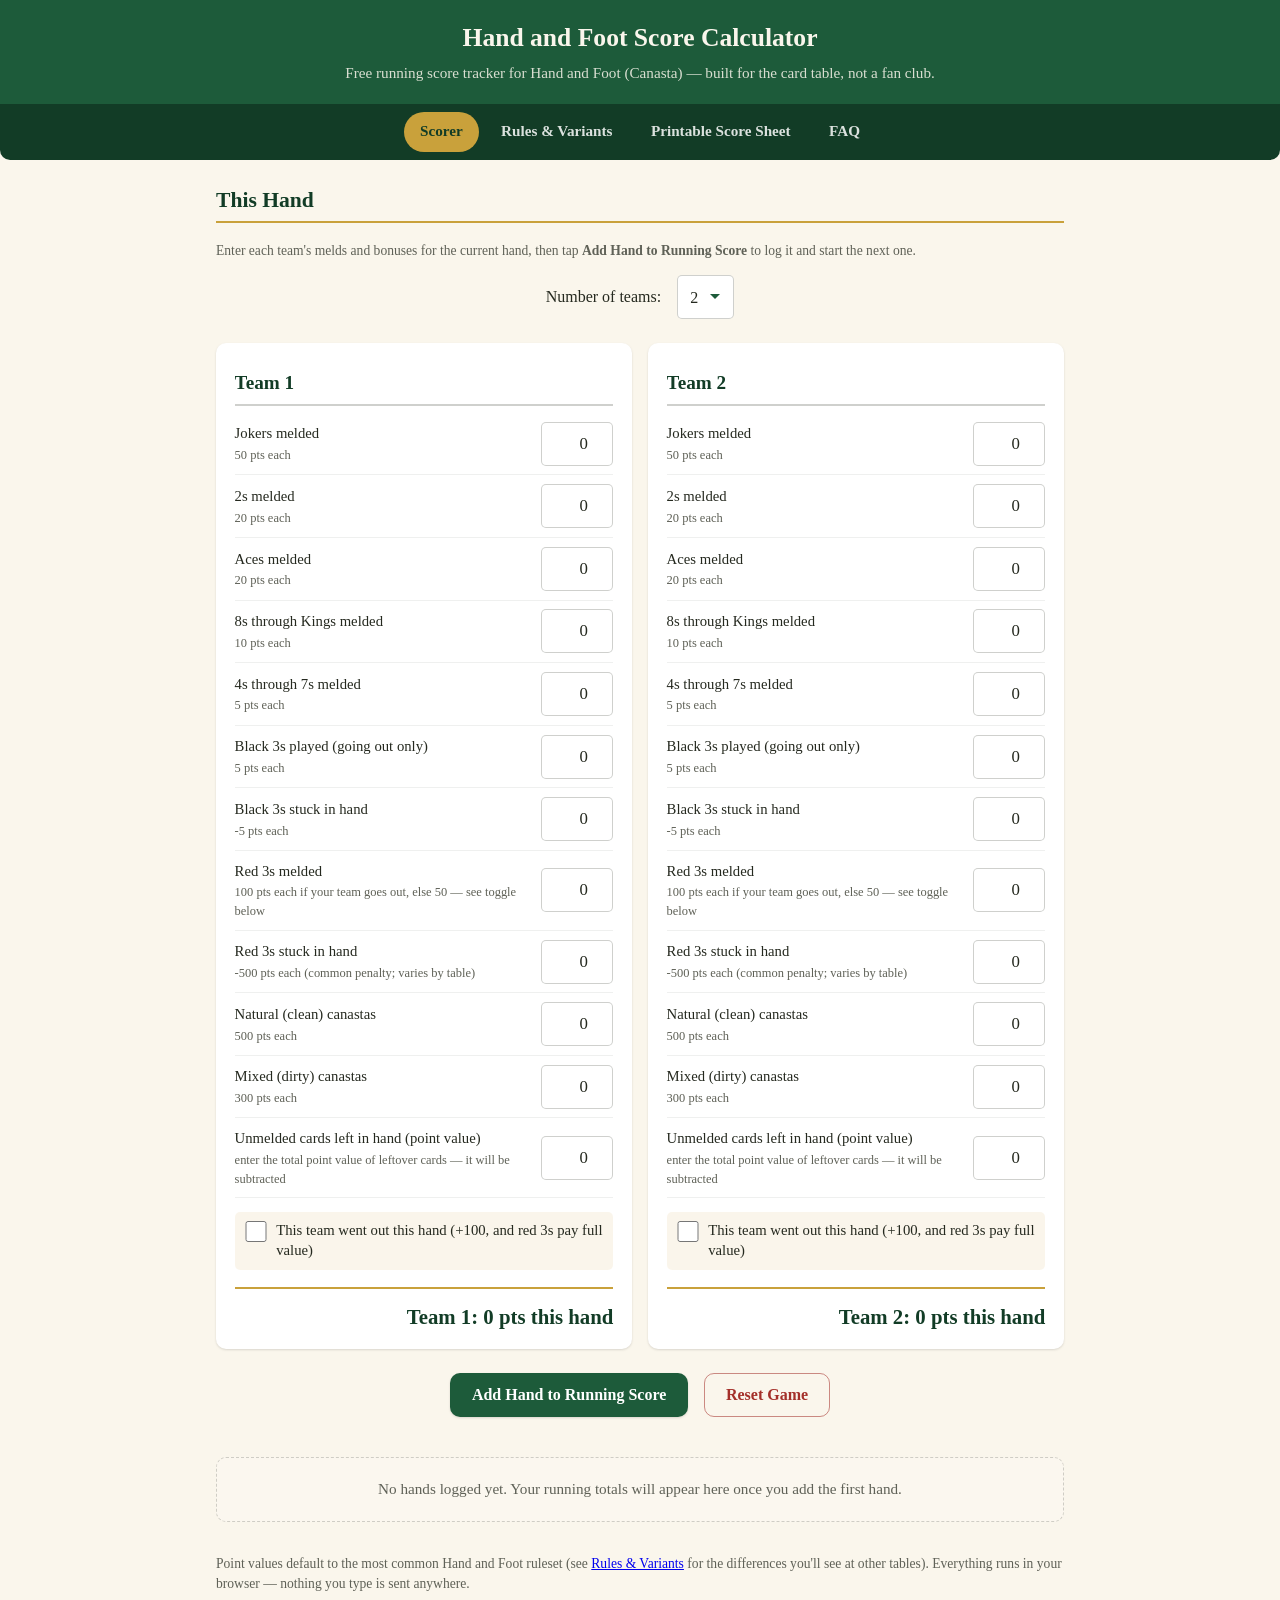
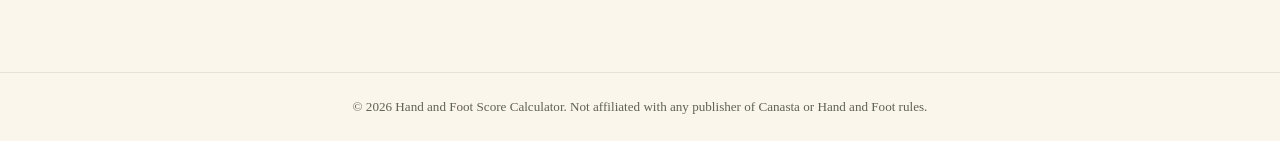
<file: index.html>
<!doctype html>
<html lang="en">
<head>
<meta charset="utf-8">
<meta name="viewport" content="width=device-width, initial-scale=1">
<title>Hand and Foot Score Calculator — Free Online Canasta Scorer</title>
<meta name="description" content="Free Hand and Foot (Canasta) score calculator. Track melds, red threes, going-out bonus, and canasta bonuses for every hand, with running totals and a printable score sheet.">
<meta property="og:type" content="website">
<meta property="og:url" content="https://tonatihuai2026.github.io/hand-and-foot-canasta-scorer/index.html">
<meta property="og:title" content="Hand and Foot Score Calculator — Free Online Canasta Scorer">
<meta property="og:description" content="Free Hand and Foot (Canasta) score calculator. Track melds, red threes, going-out bonus, and canasta bonuses for every hand, with running totals and a printable score sheet.">
<meta name="twitter:card" content="summary">
<meta name="google-site-verification" content="00EPOl2j6lxPJyEcT6muK9ndbSertQc6TBF4gq02QoQ" />
<meta name="google-site-verification" content="vcQAwsOMbG5UuDanWVq7T7KQQGwqCF837cfBN2HMVBc" />
<meta name="google-adsense-account" content="ca-pub-8781477226668093">
<script async src="https://pagead2.googlesyndication.com/pagead/js/adsbygoogle.js?client=ca-pub-8781477226668093" crossorigin="anonymous"></script>
<script type="application/ld+json">
{
  "@context": "https://schema.org",
  "@type": "WebApplication",
  "name": "Hand and Foot Score Calculator",
  "url": "https://tonatihuai2026.github.io/hand-and-foot-canasta-scorer/",
  "applicationCategory": "GameApplication",
  "operatingSystem": "Any (runs in browser)",
  "description": "Free Hand and Foot (Canasta) score calculator. Track melds, red threes, going-out bonus, and canasta bonuses for every hand, with running totals and a printable score sheet.",
  "offers": {
    "@type": "Offer",
    "price": "0",
    "priceCurrency": "USD"
  }
}
</script>
<link rel="stylesheet" href="styles.css">
<!-- Cloudflare Web Analytics --><script defer src="https://static.cloudflareinsights.com/beacon.min.js" data-cf-beacon='{"token": "37e136ad11054bb6b59179378878a5d6"}'></script><!-- End Cloudflare Web Analytics -->
</head>
<body>
<header>
  <h1>Hand and Foot Score Calculator</h1>
  <p>Free running score tracker for Hand and Foot (Canasta) — built for the card table, not a fan club.</p>
</header>
<nav>
  <a href="index.html" class="active">Scorer</a>
  <a href="rules.html">Rules &amp; Variants</a>
  <a href="score-sheet.html">Printable Score Sheet</a>
  <a href="faq.html">FAQ</a>
</nav>
<main>
  <h2>This Hand</h2>
  <p class="note no-print" style="margin-top:.4rem;">
    Enter each team's melds and bonuses for the current hand, then tap
    <strong>Add Hand to Running Score</strong> to log it and start the next one.
  </p>
  <div class="round-controls no-print" style="margin-top:.75rem;">
    <label for="teamCount" style="align-self:center;">Number of teams:</label>
    <select id="teamCount">
      <option value="2">2</option>
      <option value="3">3</option>
      <option value="4">4</option>
    </select>
  </div>
  <div class="teams" id="teams"></div>

  <div class="round-controls">
    <button id="addRound">Add Hand to Running Score</button>
    <button class="danger" id="resetAll">Reset Game</button>
  </div>

  <h2 id="historyHeading" style="display:none;">Running Score</h2>
  <table class="history no-print" id="historyTable" style="display:none;">
    <thead><tr id="historyHead"></tr></thead>
    <tbody id="historyBody"></tbody>
  </table>
  <div class="grand-totals" id="grandTotals"></div>
  <p class="empty-state no-print" id="historyEmpty">
    No hands logged yet. Your running totals will appear here once you add the first hand.
  </p>

  <p class="note no-print" style="margin-top:2rem;">
    Point values default to the most common Hand and Foot ruleset (see
    <a href="rules.html">Rules &amp; Variants</a> for the differences you'll see at other
    tables). Everything runs in your browser — nothing you type is sent anywhere.
  </p>
</main>
<footer>
  &copy; 2026 Hand and Foot Score Calculator. Not affiliated with any publisher of Canasta or Hand and Foot rules.
</footer>
<script src="scorer.js"></script>
</body>
</html>
</file>
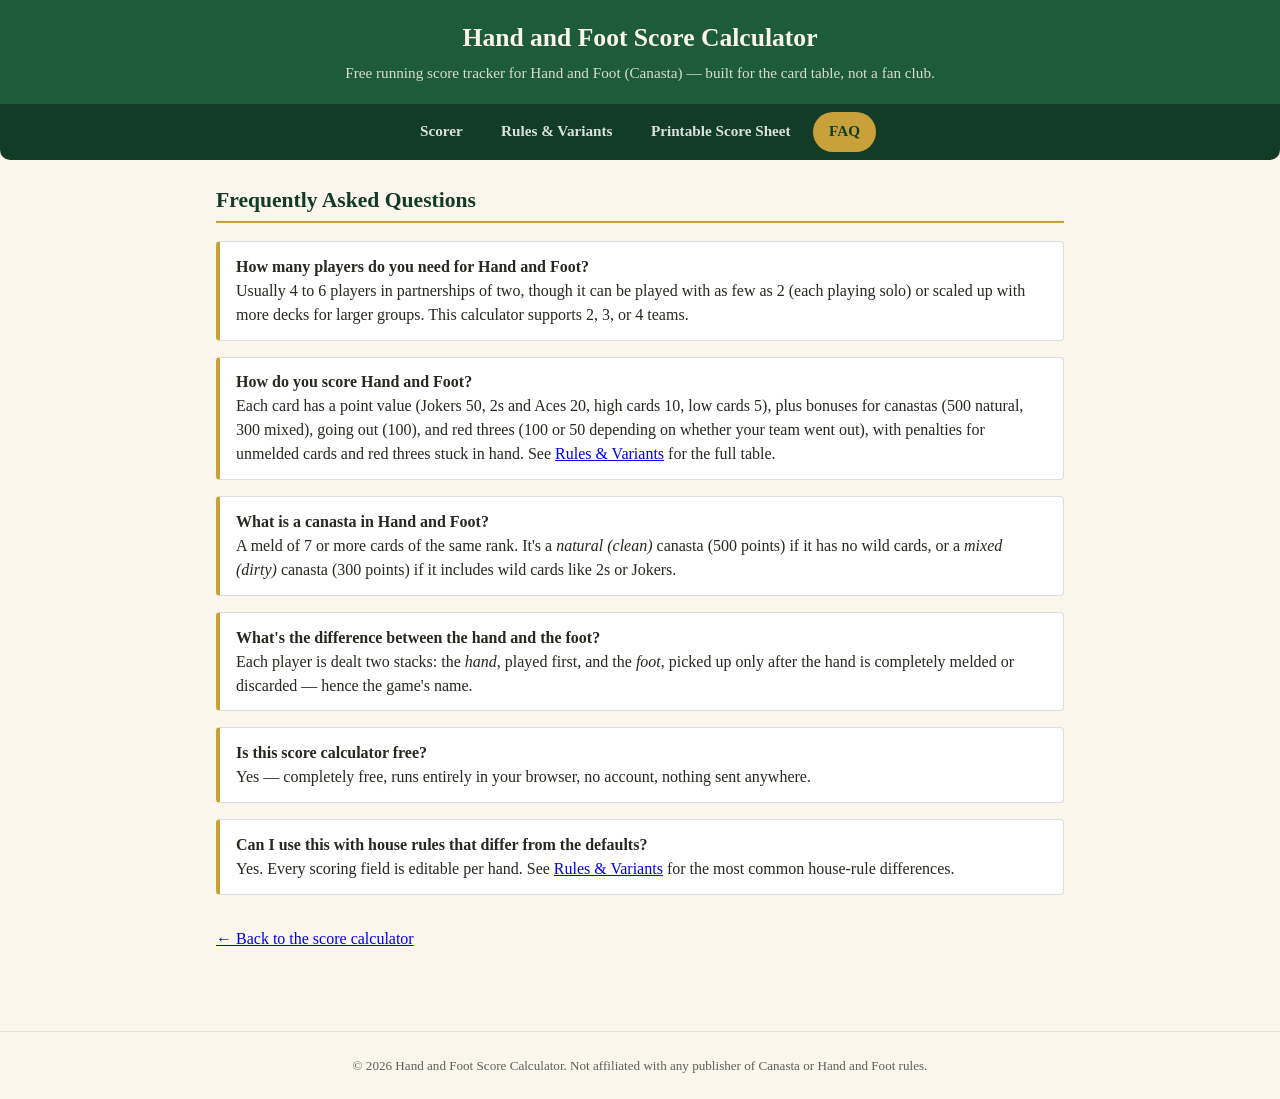
<file: faq.html>
<!doctype html>
<html lang="en">
<head>
<meta charset="utf-8">
<meta name="viewport" content="width=device-width, initial-scale=1">
<title>Hand and Foot FAQ — Players, Scoring, and Common Questions</title>
<meta name="description" content="Answers to common Hand and Foot (Canasta) questions: how many players, how scoring works, what a canasta is, and how to use the free score calculator.">
<meta property="og:type" content="website">
<meta property="og:url" content="https://tonatihuai2026.github.io/hand-and-foot-canasta-scorer/faq.html">
<meta property="og:title" content="Hand and Foot FAQ — Players, Scoring, and Common Questions">
<meta property="og:description" content="Answers to common Hand and Foot (Canasta) questions: how many players, how scoring works, what a canasta is, and how to use the free score calculator.">
<meta name="twitter:card" content="summary">
<meta name="google-adsense-account" content="ca-pub-8781477226668093">
<script async src="https://pagead2.googlesyndication.com/pagead/js/adsbygoogle.js?client=ca-pub-8781477226668093" crossorigin="anonymous"></script>
<script type="application/ld+json">
{
  "@context": "https://schema.org",
  "@type": "FAQPage",
  "mainEntity": [
    {
      "@type": "Question",
      "name": "How many players do you need for Hand and Foot?",
      "acceptedAnswer": {
        "@type": "Answer",
        "text": "Hand and Foot is usually played with 4 to 6 players in partnerships of two, though it can be played with as few as 2 players (each playing alone) or scaled up with more decks for larger groups. This calculator supports 2, 3, or 4 teams."
      }
    },
    {
      "@type": "Question",
      "name": "How do you score Hand and Foot?",
      "acceptedAnswer": {
        "@type": "Answer",
        "text": "Each card has a point value (Jokers 50, 2s and Aces 20, high cards 10, low cards 5), plus bonuses for canastas (500 natural, 300 mixed), going out (100), and red threes (100 or 50 depending on whether your team went out), with penalties for unmelded cards and red threes stuck in hand. See the Rules & Variants page for the full table."
      }
    },
    {
      "@type": "Question",
      "name": "What is a canasta in Hand and Foot?",
      "acceptedAnswer": {
        "@type": "Answer",
        "text": "A canasta is a meld of 7 or more cards of the same rank. It's called natural (or clean) if it has no wild cards, worth 500 points, or mixed (dirty) if it includes wild cards like 2s or Jokers, worth 300 points."
      }
    },
    {
      "@type": "Question",
      "name": "What's the difference between the hand and the foot?",
      "acceptedAnswer": {
        "@type": "Answer",
        "text": "Each player is dealt two stacks of cards: the hand, played first, and the foot, which is picked up only after the hand is completely melded or discarded. This is what gives the game its name."
      }
    },
    {
      "@type": "Question",
      "name": "Is this score calculator free?",
      "acceptedAnswer": {
        "@type": "Answer",
        "text": "Yes, the Hand and Foot Score Calculator is completely free to use, runs entirely in your browser, and doesn't require an account or any data to be sent anywhere."
      }
    },
    {
      "@type": "Question",
      "name": "Can I use this calculator with house rules that differ from the defaults?",
      "acceptedAnswer": {
        "@type": "Answer",
        "text": "Yes. Every scoring field is editable per hand, so you can adjust point values to match whatever house rules your table uses. See the Rules & Variants page for the most common variations."
      }
    }
  ]
}
</script>
<link rel="stylesheet" href="styles.css">
<!-- Cloudflare Web Analytics --><script defer src="https://static.cloudflareinsights.com/beacon.min.js" data-cf-beacon='{"token": "37e136ad11054bb6b59179378878a5d6"}'></script><!-- End Cloudflare Web Analytics -->
</head>
<body>
<header>
  <h1>Hand and Foot Score Calculator</h1>
  <p>Free running score tracker for Hand and Foot (Canasta) — built for the card table, not a fan club.</p>
</header>
<nav>
  <a href="index.html">Scorer</a>
  <a href="rules.html">Rules &amp; Variants</a>
  <a href="score-sheet.html">Printable Score Sheet</a>
  <a href="faq.html" class="active">FAQ</a>
</nav>
<main>
  <h2>Frequently Asked Questions</h2>

  <div class="variant-card">
    <strong>How many players do you need for Hand and Foot?</strong><br>
    Usually 4 to 6 players in partnerships of two, though it can be played with as few as
    2 (each playing solo) or scaled up with more decks for larger groups. This calculator
    supports 2, 3, or 4 teams.
  </div>

  <div class="variant-card">
    <strong>How do you score Hand and Foot?</strong><br>
    Each card has a point value (Jokers 50, 2s and Aces 20, high cards 10, low cards 5),
    plus bonuses for canastas (500 natural, 300 mixed), going out (100), and red threes
    (100 or 50 depending on whether your team went out), with penalties for unmelded
    cards and red threes stuck in hand. See <a href="rules.html">Rules &amp; Variants</a>
    for the full table.
  </div>

  <div class="variant-card">
    <strong>What is a canasta in Hand and Foot?</strong><br>
    A meld of 7 or more cards of the same rank. It's a <em>natural (clean)</em> canasta
    (500 points) if it has no wild cards, or a <em>mixed (dirty)</em> canasta (300 points)
    if it includes wild cards like 2s or Jokers.
  </div>

  <div class="variant-card">
    <strong>What's the difference between the hand and the foot?</strong><br>
    Each player is dealt two stacks: the <em>hand</em>, played first, and the
    <em>foot</em>, picked up only after the hand is completely melded or discarded —
    hence the game's name.
  </div>

  <div class="variant-card">
    <strong>Is this score calculator free?</strong><br>
    Yes — completely free, runs entirely in your browser, no account, nothing sent
    anywhere.
  </div>

  <div class="variant-card">
    <strong>Can I use this with house rules that differ from the defaults?</strong><br>
    Yes. Every scoring field is editable per hand. See
    <a href="rules.html">Rules &amp; Variants</a> for the most common house-rule
    differences.
  </div>

  <p style="margin-top:2rem;"><a href="index.html">&larr; Back to the score calculator</a></p>
</main>
<footer>
  &copy; 2026 Hand and Foot Score Calculator. Not affiliated with any publisher of Canasta or Hand and Foot rules.
</footer>
</body>
</html>
</file>
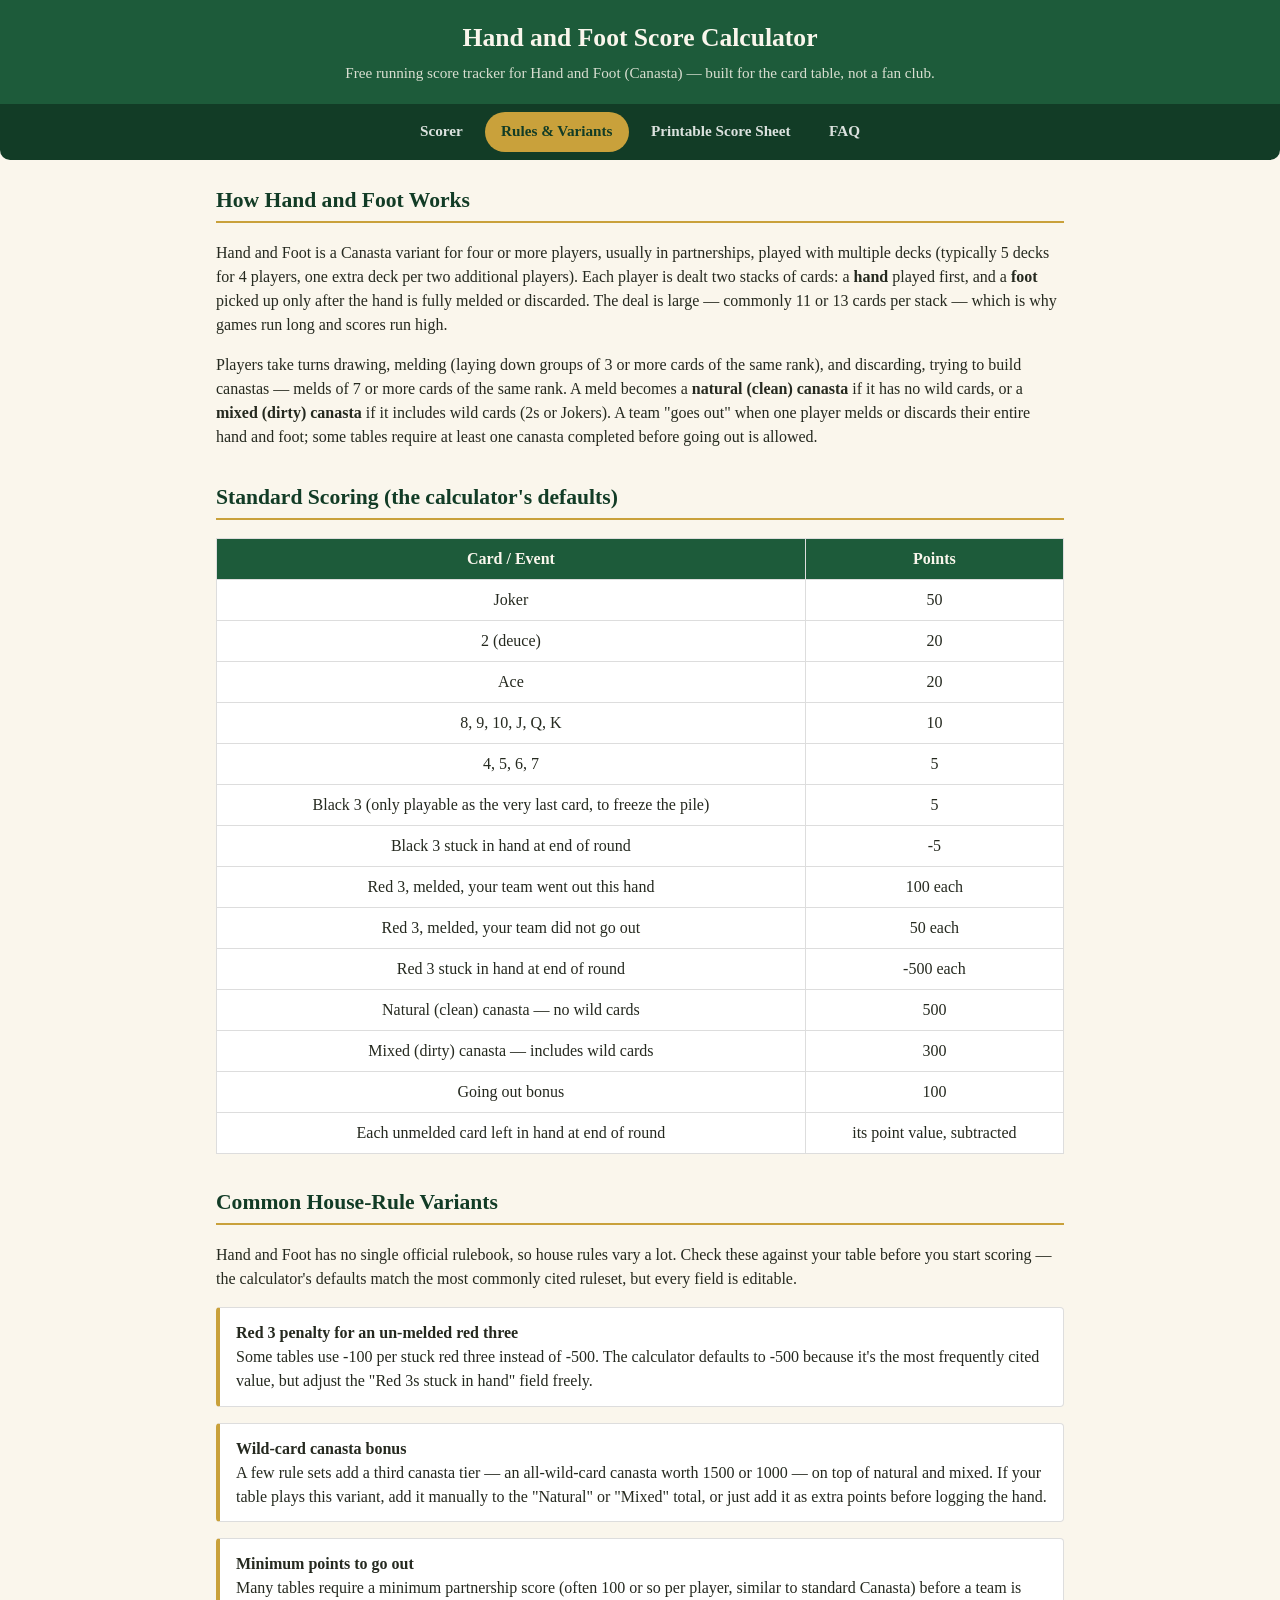
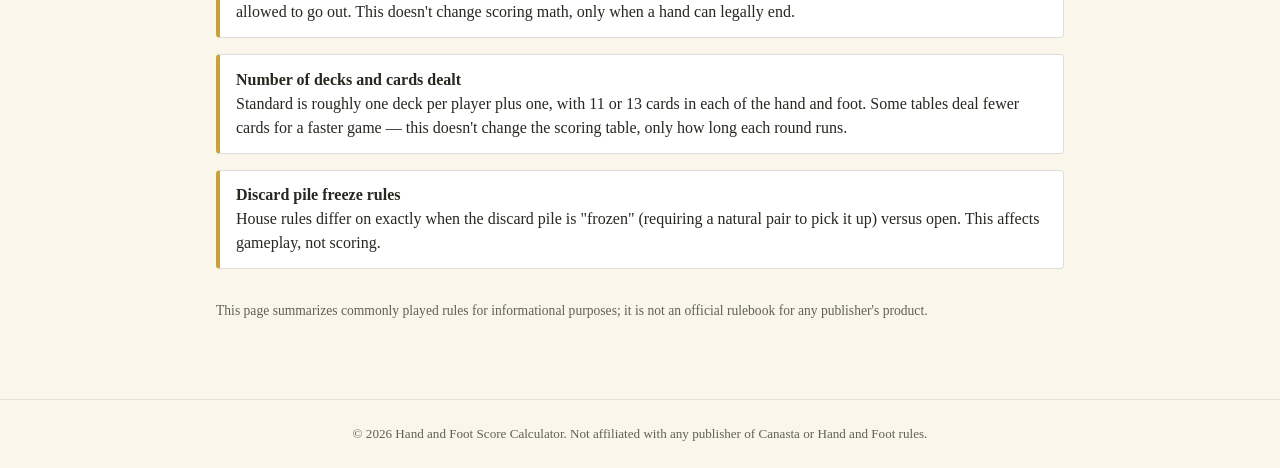
<file: rules.html>
<!doctype html>
<html lang="en">
<head>
<meta charset="utf-8">
<meta name="viewport" content="width=device-width, initial-scale=1">
<title>Hand and Foot Rules &amp; Common House-Rule Variants</title>
<meta name="description" content="Hand and Foot (Canasta) rules explained: dealing, melding, going out, scoring, and the most common house-rule variants you'll find at different tables.">
<meta property="og:type" content="website">
<meta property="og:url" content="https://tonatihuai2026.github.io/hand-and-foot-canasta-scorer/rules.html">
<meta property="og:title" content="Hand and Foot Rules &amp; Common House-Rule Variants">
<meta property="og:description" content="Hand and Foot (Canasta) rules explained: dealing, melding, going out, scoring, and the most common house-rule variants you'll find at different tables.">
<meta name="twitter:card" content="summary">
<meta name="google-adsense-account" content="ca-pub-8781477226668093">
<script async src="https://pagead2.googlesyndication.com/pagead/js/adsbygoogle.js?client=ca-pub-8781477226668093" crossorigin="anonymous"></script>
<link rel="stylesheet" href="styles.css">
<!-- Cloudflare Web Analytics --><script defer src="https://static.cloudflareinsights.com/beacon.min.js" data-cf-beacon='{"token": "37e136ad11054bb6b59179378878a5d6"}'></script><!-- End Cloudflare Web Analytics -->
</head>
<body>
<header>
  <h1>Hand and Foot Score Calculator</h1>
  <p>Free running score tracker for Hand and Foot (Canasta) — built for the card table, not a fan club.</p>
</header>
<nav>
  <a href="index.html">Scorer</a>
  <a href="rules.html" class="active">Rules &amp; Variants</a>
  <a href="score-sheet.html">Printable Score Sheet</a>
  <a href="faq.html">FAQ</a>
</nav>
<main>
  <h2>How Hand and Foot Works</h2>
  <p>
    Hand and Foot is a Canasta variant for four or more players, usually in partnerships,
    played with multiple decks (typically 5 decks for 4 players, one extra deck per two
    additional players). Each player is dealt two stacks of cards: a <strong>hand</strong>
    played first, and a <strong>foot</strong> picked up only after the hand is fully melded
    or discarded. The deal is large — commonly 11 or 13 cards per stack — which is why
    games run long and scores run high.
  </p>
  <p>
    Players take turns drawing, melding (laying down groups of 3 or more cards of the same
    rank), and discarding, trying to build canastas — melds of 7 or more cards of the same
    rank. A meld becomes a <strong>natural (clean) canasta</strong> if it has no wild cards,
    or a <strong>mixed (dirty) canasta</strong> if it includes wild cards (2s or Jokers).
    A team "goes out" when one player melds or discards their entire hand and foot; some
    tables require at least one canasta completed before going out is allowed.
  </p>

  <h2>Standard Scoring (the calculator's defaults)</h2>
  <table class="history">
    <thead><tr><th>Card / Event</th><th>Points</th></tr></thead>
    <tbody>
      <tr><td>Joker</td><td>50</td></tr>
      <tr><td>2 (deuce)</td><td>20</td></tr>
      <tr><td>Ace</td><td>20</td></tr>
      <tr><td>8, 9, 10, J, Q, K</td><td>10</td></tr>
      <tr><td>4, 5, 6, 7</td><td>5</td></tr>
      <tr><td>Black 3 (only playable as the very last card, to freeze the pile)</td><td>5</td></tr>
      <tr><td>Black 3 stuck in hand at end of round</td><td>-5</td></tr>
      <tr><td>Red 3, melded, your team went out this hand</td><td>100 each</td></tr>
      <tr><td>Red 3, melded, your team did not go out</td><td>50 each</td></tr>
      <tr><td>Red 3 stuck in hand at end of round</td><td>-500 each</td></tr>
      <tr><td>Natural (clean) canasta — no wild cards</td><td>500</td></tr>
      <tr><td>Mixed (dirty) canasta — includes wild cards</td><td>300</td></tr>
      <tr><td>Going out bonus</td><td>100</td></tr>
      <tr><td>Each unmelded card left in hand at end of round</td><td>its point value, subtracted</td></tr>
    </tbody>
  </table>

  <h2>Common House-Rule Variants</h2>
  <p>Hand and Foot has no single official rulebook, so house rules vary a lot. Check these
  against your table before you start scoring — the calculator's defaults match the most
  commonly cited ruleset, but every field is editable.</p>

  <div class="variant-card">
    <strong>Red 3 penalty for an un-melded red three</strong><br>
    Some tables use -100 per stuck red three instead of -500. The calculator defaults to
    -500 because it's the most frequently cited value, but adjust the "Red 3s stuck in
    hand" field freely.
  </div>
  <div class="variant-card">
    <strong>Wild-card canasta bonus</strong><br>
    A few rule sets add a third canasta tier — an all-wild-card canasta worth 1500 or
    1000 — on top of natural and mixed. If your table plays this variant, add it manually
    to the "Natural" or "Mixed" total, or just add it as extra points before logging the
    hand.
  </div>
  <div class="variant-card">
    <strong>Minimum points to go out</strong><br>
    Many tables require a minimum partnership score (often 100 or so per player, similar
    to standard Canasta) before a team is allowed to go out. This doesn't change scoring
    math, only when a hand can legally end.
  </div>
  <div class="variant-card">
    <strong>Number of decks and cards dealt</strong><br>
    Standard is roughly one deck per player plus one, with 11 or 13 cards in each of the
    hand and foot. Some tables deal fewer cards for a faster game — this doesn't change
    the scoring table, only how long each round runs.
  </div>
  <div class="variant-card">
    <strong>Discard pile freeze rules</strong><br>
    House rules differ on exactly when the discard pile is "frozen" (requiring a natural
    pair to pick it up) versus open. This affects gameplay, not scoring.
  </div>

  <p class="note" style="margin-top:2rem;">
    This page summarizes commonly played rules for informational purposes; it is not an
    official rulebook for any publisher's product.
  </p>
</main>
<footer>
  &copy; 2026 Hand and Foot Score Calculator. Not affiliated with any publisher of Canasta or Hand and Foot rules.
</footer>
</body>
</html>
</file>
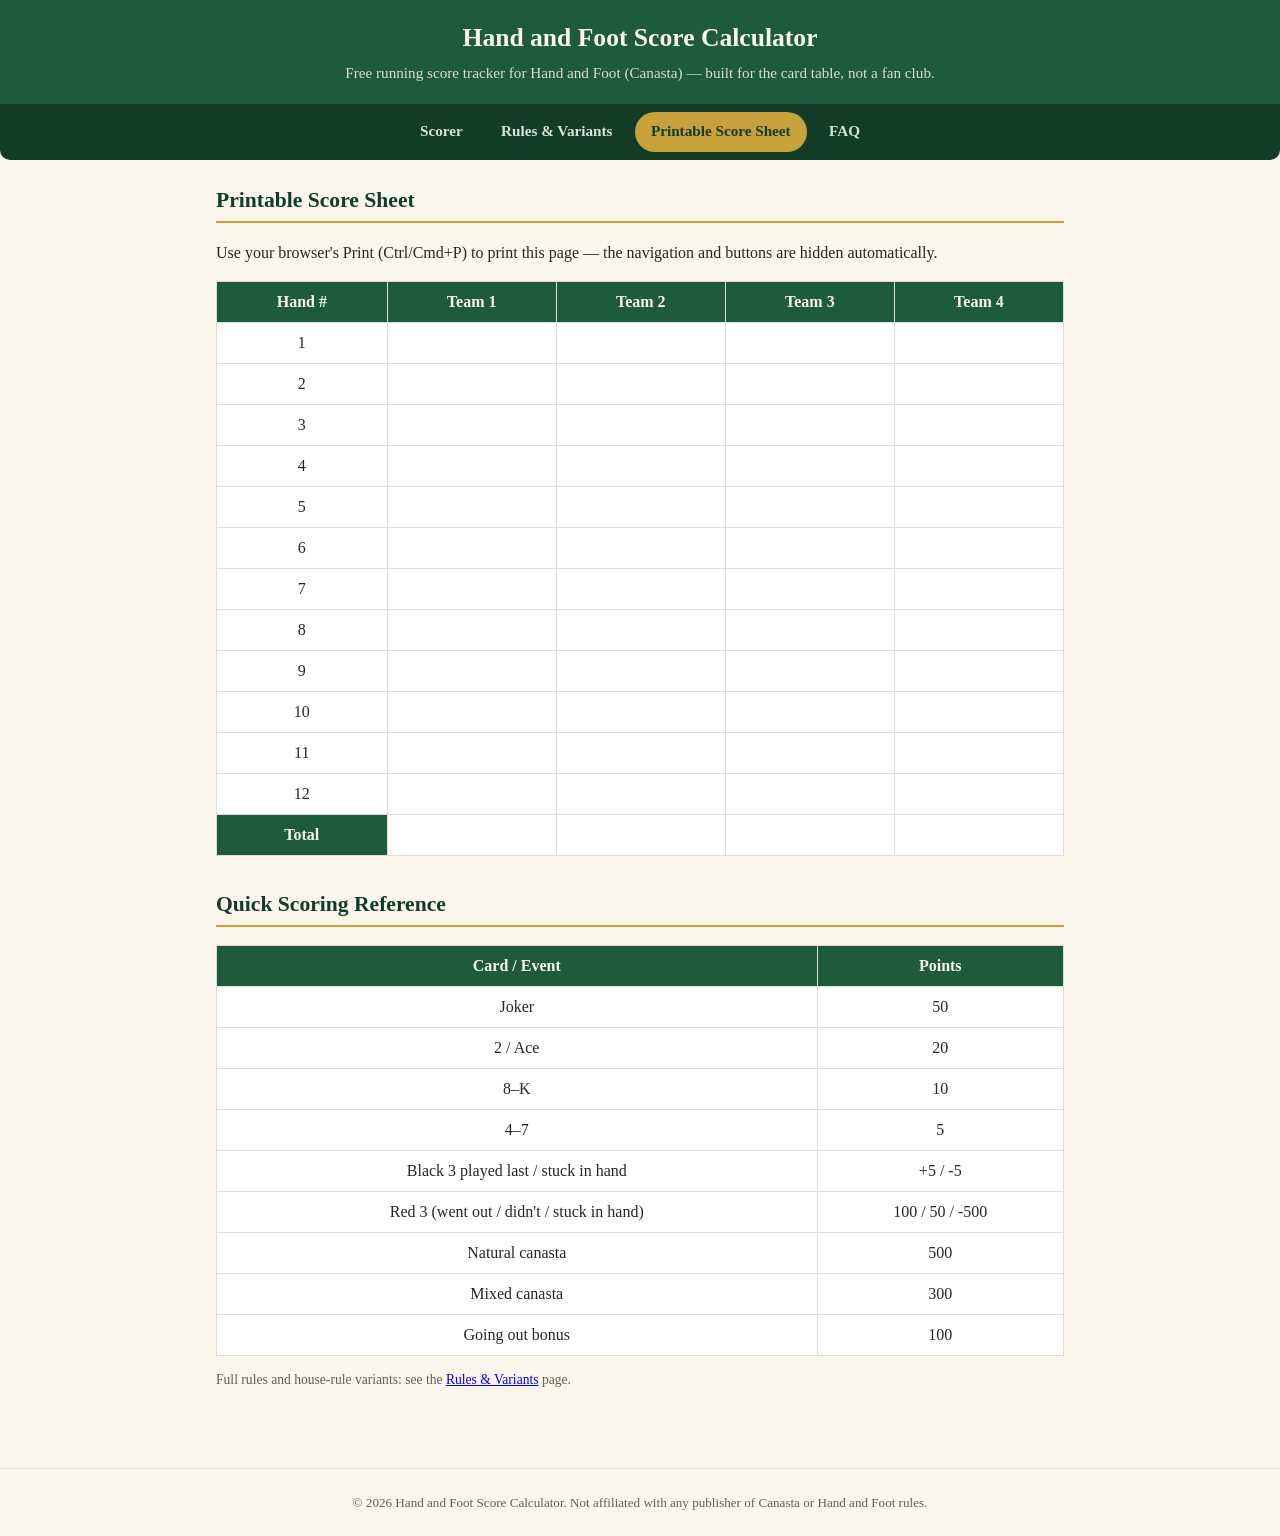
<file: score-sheet.html>
<!doctype html>
<html lang="en">
<head>
<meta charset="utf-8">
<meta name="viewport" content="width=device-width, initial-scale=1">
<title>Printable Hand and Foot Score Sheet</title>
<meta name="description" content="Free printable Hand and Foot (Canasta) score sheet PDF-ready page — track up to 4 teams across 12 hands, plus a scoring quick-reference.">
<meta property="og:type" content="website">
<meta property="og:url" content="https://tonatihuai2026.github.io/hand-and-foot-canasta-scorer/score-sheet.html">
<meta property="og:title" content="Printable Hand and Foot Score Sheet">
<meta property="og:description" content="Free printable Hand and Foot (Canasta) score sheet PDF-ready page — track up to 4 teams across 12 hands, plus a scoring quick-reference.">
<meta name="twitter:card" content="summary">
<meta name="google-adsense-account" content="ca-pub-8781477226668093">
<script async src="https://pagead2.googlesyndication.com/pagead/js/adsbygoogle.js?client=ca-pub-8781477226668093" crossorigin="anonymous"></script>
<link rel="stylesheet" href="styles.css">
<!-- Cloudflare Web Analytics --><script defer src="https://static.cloudflareinsights.com/beacon.min.js" data-cf-beacon='{"token": "37e136ad11054bb6b59179378878a5d6"}'></script><!-- End Cloudflare Web Analytics -->
</head>
<body>
<header>
  <h1>Hand and Foot Score Calculator</h1>
  <p>Free running score tracker for Hand and Foot (Canasta) — built for the card table, not a fan club.</p>
</header>
<nav class="no-print">
  <a href="index.html">Scorer</a>
  <a href="rules.html">Rules &amp; Variants</a>
  <a href="score-sheet.html" class="active">Printable Score Sheet</a>
  <a href="faq.html">FAQ</a>
</nav>
<main>
  <h2>Printable Score Sheet</h2>
  <p class="no-print">Use your browser's Print (Ctrl/Cmd+P) to print this page — the
  navigation and buttons are hidden automatically.</p>

  <table class="history">
    <thead>
      <tr>
        <th>Hand #</th>
        <th>Team 1</th>
        <th>Team 2</th>
        <th>Team 3</th>
        <th>Team 4</th>
      </tr>
    </thead>
    <tbody id="sheetBody"></tbody>
    <tfoot>
      <tr>
        <th>Total</th>
        <td></td><td></td><td></td><td></td>
      </tr>
    </tfoot>
  </table>

  <h2>Quick Scoring Reference</h2>
  <table class="history">
    <thead><tr><th>Card / Event</th><th>Points</th></tr></thead>
    <tbody>
      <tr><td>Joker</td><td>50</td></tr>
      <tr><td>2 / Ace</td><td>20</td></tr>
      <tr><td>8–K</td><td>10</td></tr>
      <tr><td>4–7</td><td>5</td></tr>
      <tr><td>Black 3 played last / stuck in hand</td><td>+5 / -5</td></tr>
      <tr><td>Red 3 (went out / didn't / stuck in hand)</td><td>100 / 50 / -500</td></tr>
      <tr><td>Natural canasta</td><td>500</td></tr>
      <tr><td>Mixed canasta</td><td>300</td></tr>
      <tr><td>Going out bonus</td><td>100</td></tr>
    </tbody>
  </table>
  <p class="note">Full rules and house-rule variants: see the
  <a href="rules.html">Rules &amp; Variants</a> page.</p>
</main>
<footer class="no-print">
  &copy; 2026 Hand and Foot Score Calculator. Not affiliated with any publisher of Canasta or Hand and Foot rules.
</footer>
<script>
  const body = document.getElementById("sheetBody");
  for (let i = 1; i <= 12; i++) {
    const tr = document.createElement("tr");
    tr.innerHTML = "<td>" + i + "</td><td></td><td></td><td></td><td></td>";
    body.appendChild(tr);
  }
</script>
</body>
</html>
</file>
<file: styles.css>
:root {
  --green: #1d5b3a;
  --green-dark: #123c26;
  --cream: #faf6ec;
  --gold: #c9a13b;
  --red: #a4302a;
  --ink: #25291f;

  /* --- design-system adapter (added by the design-system refresh) --- */
  --ds-primary: var(--green);
  --ds-primary-dark: var(--green-dark);
  --ds-surface: #ffffff;
  --ds-bg: var(--cream);
  --ds-ink: var(--ink);
  --ds-accent: var(--gold);
  --ds-radius: 10px;
  --ds-shadow: 0 1px 3px rgba(0,0,0,.08), 0 1px 2px rgba(0,0,0,.06);
  --ds-shadow-hover: 0 4px 10px rgba(0,0,0,.10), 0 2px 4px rgba(0,0,0,.08);

  /* accessible muted text (>=4.5:1 on cream/white, replaces #777) */
  --ds-muted: #5f6157;
  /* minimum comfortable touch target */
  --ds-tap: 44px;
}

* { box-sizing: border-box; }

body {
  margin: 0;
  font-family: Georgia, "Times New Roman", serif;
  background: var(--cream);
  color: var(--ink);
  line-height: 1.5;
}

header {
  background: var(--green);
  color: var(--cream);
  padding: 1.2rem 1rem;
  text-align: center;
}

header h1 {
  margin: 0 0 .25rem;
  font-size: 1.6rem;
}

header p {
  margin: 0;
  font-size: .95rem;
  opacity: .85;
}

nav {
  display: flex;
  justify-content: center;
  flex-wrap: wrap;
  gap: .4rem;
  background: var(--ds-primary-dark, var(--green-dark));
  padding: .5rem .75rem;
  border-radius: 0 0 var(--ds-radius, 10px) var(--ds-radius, 10px);
}

nav a {
  color: var(--ds-surface, var(--cream));
  text-decoration: none;
  font-size: .95rem;
  font-weight: 600;
  padding: .55rem 1rem;
  border-radius: 999px;
  display: inline-block;
  opacity: .85;
  transition: background .15s ease, opacity .15s ease, transform .08s ease;
}

nav a:hover {
  opacity: 1;
  background: color-mix(in srgb, var(--ds-surface, #fff) 12%, transparent);
}

nav a.active {
  opacity: 1;
  background: var(--ds-accent);
  color: var(--ds-primary-dark, var(--green-dark));
}

nav a:focus-visible {
  outline: 2px solid var(--ds-accent);
  outline-offset: 2px;
}

main {
  max-width: 880px;
  margin: 0 auto;
  padding: 1.5rem 1rem 3rem;
}

h2 {
  color: var(--green-dark);
  border-bottom: 2px solid var(--gold);
  padding-bottom: .3rem;
  font-size: 1.35rem;
  margin-top: 2rem;
}

h2:first-of-type { margin-top: 0; }

h3 { font-size: 1.15rem; }

.teams {
  display: grid;
  grid-template-columns: 1fr 1fr;
  gap: 1rem;
  margin-bottom: 1.5rem;
}

@media (max-width: 600px) {
  .teams { grid-template-columns: 1fr; }
}

.team {
  background: var(--ds-surface, #fff);
  border: 1px solid transparent;
  border-radius: var(--ds-radius, 10px);
  box-shadow: var(--ds-shadow, 0 1px 3px rgba(0,0,0,.08));
  padding: 1.1rem;
  transition: box-shadow .15s ease, transform .08s ease;
}

@media (hover: hover) {
  .team:hover {
    box-shadow: var(--ds-shadow-hover, 0 4px 10px rgba(0,0,0,.10));
    transform: translateY(-2px);
  }
}

.team h3 {
  margin-top: 0;
  color: var(--ds-primary, var(--green));
}

.team input[type="text"] {
  font-size: 1.2rem;
  font-weight: bold;
  min-height: var(--ds-tap);
  border: none;
  border-bottom: 2px solid color-mix(in srgb, var(--ds-ink) 22%, transparent);
  background: transparent;
  width: 100%;
  margin-bottom: 1rem;
  font-family: inherit;
  color: var(--green-dark);
  padding: .3rem 0;
  transition: border-color .15s ease;
}

.team input[type="text"]:focus {
  outline: none;
  border-bottom-color: var(--ds-primary);
}

.field-row {
  display: flex;
  justify-content: space-between;
  align-items: center;
  gap: .75rem;
  margin-bottom: .55rem;
  padding-bottom: .55rem;
  border-bottom: 1px solid color-mix(in srgb, var(--ds-ink) 7%, transparent);
  font-size: .92rem;
}

.field-row:last-of-type { border-bottom: none; }

.field-row label { flex: 1; min-width: 0; }

.field-row input[type="number"] {
  width: 4.5rem;
  min-height: var(--ds-tap);
  text-align: right;
  padding: .5rem .6rem;
  font-size: 1.05rem;
  border: 1.5px solid color-mix(in srgb, var(--ds-ink) 22%, transparent);
  border-radius: calc(var(--ds-radius, 10px) * .5);
  background: var(--ds-surface, #fff);
  color: var(--ds-ink);
  font-family: inherit;
  transition: border-color .15s ease, box-shadow .15s ease;
}

.field-row input[type="number"]:hover {
  border-color: color-mix(in srgb, var(--ds-ink) 32%, transparent);
}

.field-row input[type="number"]:focus {
  outline: none;
  border-color: var(--ds-primary);
  box-shadow: 0 0 0 3px color-mix(in srgb, var(--ds-primary) 18%, transparent);
}

.field-row .hint {
  font-size: .78rem;
  color: var(--ds-muted);
  display: block;
  margin-top: .1rem;
}

.checkbox-row {
  display: flex;
  align-items: flex-start;
  gap: .6rem;
  margin: .85rem 0 .25rem;
  padding: .55rem .65rem;
  font-size: .92rem;
  color: var(--ds-ink);
  background: color-mix(in srgb, var(--ds-accent) 10%, transparent);
  border-radius: calc(var(--ds-radius, 10px) * .5);
}

.checkbox-row input[type="checkbox"] {
  width: 1.35rem;
  height: 1.35rem;
  flex: 0 0 auto;
  margin: 0;
  accent-color: var(--ds-primary);
  cursor: pointer;
}

.checkbox-row label {
  cursor: pointer;
  line-height: 1.35;
  padding-top: .05rem;
}

.score-total {
  margin-top: 1.1rem;
  padding-top: .85rem;
  border-top: 2px solid var(--gold);
  font-size: 1.3rem;
  font-weight: bold;
  text-align: right;
  color: var(--green-dark);
  line-height: 1.3;
}

.round-controls {
  display: flex;
  justify-content: center;
  align-items: center;
  flex-wrap: wrap;
  gap: 1rem;
  margin: 1.5rem 0;
}

select#teamCount {
  font-family: inherit;
  font-size: 1rem;
  min-height: var(--ds-tap);
  padding: .4rem 2.2rem .4rem .75rem;
  border: 1.5px solid color-mix(in srgb, var(--ds-ink) 22%, transparent);
  border-radius: calc(var(--ds-radius, 10px) * .5);
  background: var(--ds-surface, #fff)
    url("data:image/svg+xml;utf8,<svg xmlns='http://www.w3.org/2000/svg' width='12' height='8' viewBox='0 0 12 8'><path fill='%231d5b3a' d='M1 1l5 5 5-5'/></svg>")
    no-repeat right .8rem center;
  color: var(--ds-ink);
  appearance: none;
  -webkit-appearance: none;
  cursor: pointer;
}

select#teamCount:focus-visible {
  outline: 2px solid var(--ds-accent);
  outline-offset: 2px;
}

@media (max-width: 600px) {
  .round-controls button { flex: 1 1 100%; }
}

button {
  font-family: inherit;
  font-size: 1rem;
  font-weight: 600;
  min-height: var(--ds-tap);
  padding: .65rem 1.3rem;
  border-radius: var(--ds-radius, 10px);
  border: 1px solid transparent;
  background: var(--ds-primary, var(--green));
  color: var(--ds-surface, var(--cream));
  cursor: pointer;
  box-shadow: var(--ds-shadow, 0 1px 3px rgba(0,0,0,.08));
  transition: transform .08s ease, box-shadow .15s ease, opacity .15s ease;
}

@media (hover: hover) {
  button:hover {
    box-shadow: var(--ds-shadow-hover, 0 4px 10px rgba(0,0,0,.1));
    transform: translateY(-1px);
  }
}

button:active { transform: translateY(0); opacity: .92; }

button.secondary {
  background: transparent;
  color: var(--ds-primary, var(--green));
  border-color: var(--ds-primary, var(--green));
  box-shadow: none;
}

button.secondary:hover {
  background: color-mix(in srgb, var(--ds-primary) 8%, transparent);
  box-shadow: none;
}

button.danger {
  background: transparent;
  color: var(--red);
  border-color: color-mix(in srgb, var(--red) 55%, transparent);
  box-shadow: none;
}

button.danger:hover {
  background: color-mix(in srgb, var(--red) 8%, transparent);
  box-shadow: none;
}

button:focus-visible {
  outline: 2px solid var(--ds-accent);
  outline-offset: 2px;
}

table.history {
  width: 100%;
  border-collapse: collapse;
  margin-top: 1rem;
  background: #fff;
}

table.history th, table.history td {
  border: 1px solid #ddd;
  padding: .5rem;
  text-align: center;
}

table.history th {
  background: var(--green);
  color: var(--cream);
}

.grand-totals {
  display: flex;
  flex-wrap: wrap;
  justify-content: space-around;
  gap: .5rem;
  margin-top: 1rem;
  font-size: 1.35rem;
  font-weight: bold;
  color: var(--green-dark);
}

.grand-totals div {
  background: var(--ds-surface, #fff);
  border: 1px solid color-mix(in srgb, var(--ds-ink) 10%, transparent);
  border-top: 3px solid var(--gold);
  border-radius: var(--ds-radius, 10px);
  padding: .75rem 1.1rem;
  text-align: center;
  flex: 1 1 auto;
}

.variant-card {
  background: #fff;
  border: 1px solid #ddd;
  border-left: 4px solid var(--gold);
  border-radius: 4px;
  padding: .8rem 1rem;
  margin-bottom: 1rem;
}

footer {
  text-align: center;
  font-size: .82rem;
  color: var(--ds-muted);
  padding: 1.5rem 1rem;
  border-top: 1px solid color-mix(in srgb, var(--ds-ink) 10%, transparent);
  margin-top: 1rem;
}

/* shared empty-state / helper note */
.empty-state {
  text-align: center;
  color: var(--ds-muted);
  background: color-mix(in srgb, var(--ds-accent) 8%, var(--ds-surface));
  border: 1px dashed color-mix(in srgb, var(--ds-ink) 20%, transparent);
  border-radius: var(--ds-radius, 10px);
  padding: 1.25rem 1rem;
  margin: 1rem 0;
  font-size: .95rem;
}

.note {
  color: var(--ds-muted);
  font-size: .85rem;
}

/* CSS-only empty state: hide the placeholder once scorer.js fills #grandTotals */
#grandTotals:not(:empty) + #historyEmpty { display: none; }

@media print {
  header, nav, .round-controls, footer, .no-print { display: none !important; }
  body { background: #fff; }
}
</file>
